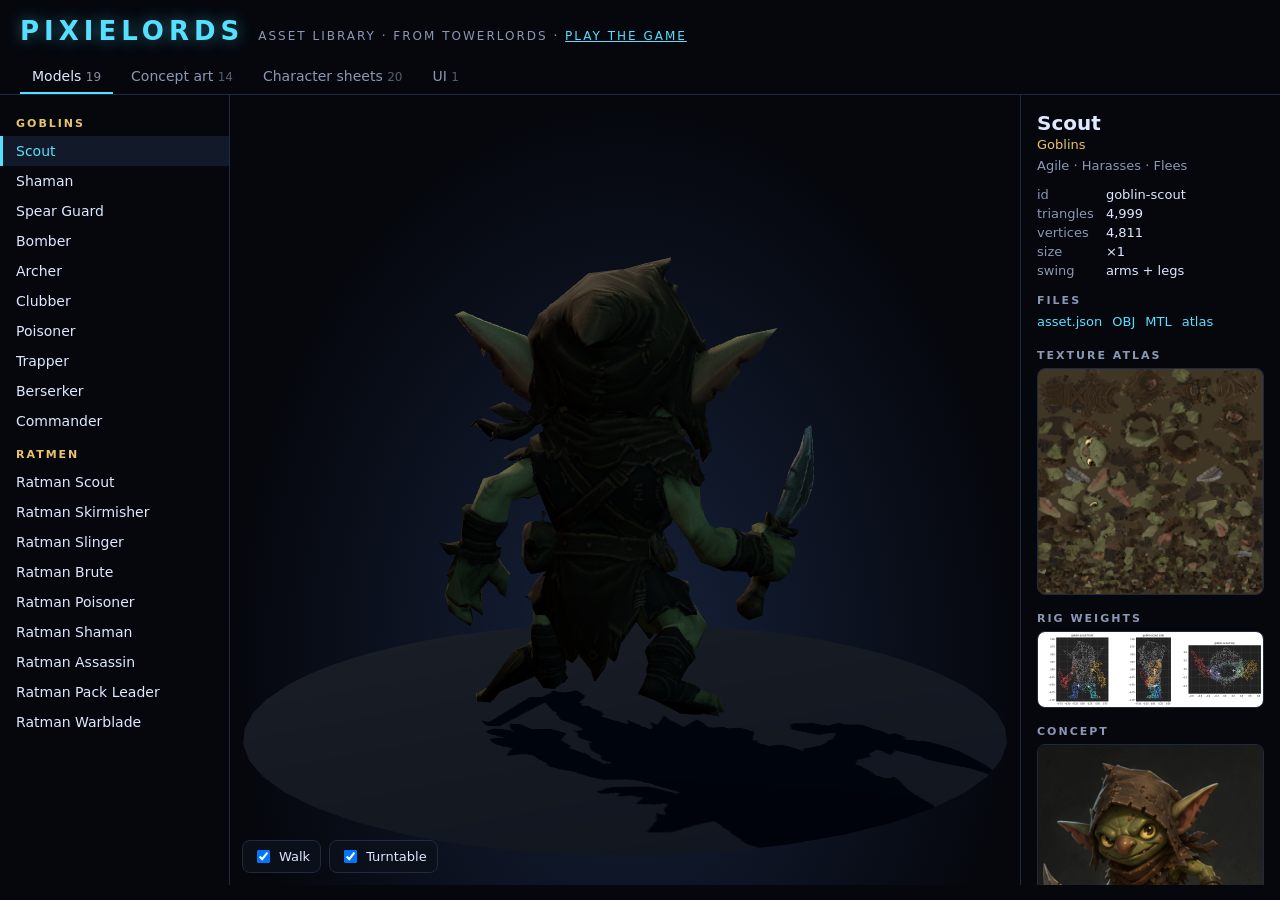
<file: library.html>
<!doctype html>
<html lang="en">
<head>
<meta charset="utf-8">
<meta name="viewport" content="width=device-width, initial-scale=1">
<title>PixieLords Asset Library</title>
<style>
  :root{
    --bg:#05070d; --panel:#0c111c; --panel2:#121a2a; --line:#1f2a40;
    --ink:#dfe8ff; --dim:#8b97b3; --accent:#56e0ff; --gold:#e8c46a;
  }
  *{box-sizing:border-box}
  html,body{margin:0;height:100%;background:var(--bg);color:var(--ink);font-family:system-ui,Segoe UI,Roboto,sans-serif}
  body{display:flex;flex-direction:column;min-height:100%}
  header{display:flex;align-items:baseline;gap:14px;flex-wrap:wrap;padding:16px 20px 0}
  h1{margin:0;font-size:26px;letter-spacing:5px;color:var(--accent);text-shadow:0 0 16px rgba(86,224,255,.45)}
  .sub{color:var(--dim);font-size:12px;letter-spacing:2px}
  nav{display:flex;gap:6px;padding:14px 20px 0;border-bottom:1px solid var(--line);overflow-x:auto}
  nav button{background:none;border:0;border-bottom:2px solid transparent;color:var(--dim);padding:8px 12px;font:inherit;font-size:14px;cursor:pointer;white-space:nowrap}
  nav button[aria-selected=true]{color:var(--ink);border-color:var(--accent)}
  nav button span{opacity:.6;font-size:12px}
  main{flex:1;min-height:0}
  section{display:none;height:100%}
  section.on{display:block}

  /* models */
  #models.on{display:grid;grid-template-columns:230px 1fr 260px;height:calc(100vh - 110px);min-height:420px}
  .list{border-right:1px solid var(--line);overflow-y:auto;padding:10px 0}
  .list h3{margin:12px 16px 6px;font-size:11px;letter-spacing:2px;color:var(--gold);text-transform:uppercase}
  .list button{display:block;width:100%;text-align:left;background:none;border:0;color:var(--ink);padding:7px 16px;font:inherit;font-size:14px;cursor:pointer}
  .list button:hover{background:var(--panel2)}
  .list button[aria-current=true]{background:var(--panel2);color:var(--accent);box-shadow:inset 3px 0 var(--accent)}
  .stage{position:relative;min-width:0;background:radial-gradient(ellipse at 50% 70%,#16213a 0,var(--bg) 70%)}
  .stage canvas{display:block;width:100%;height:100%;cursor:grab;touch-action:none}
  .stage canvas:active{cursor:grabbing}
  .toolbar{position:absolute;left:12px;bottom:12px;display:flex;gap:8px;flex-wrap:wrap}
  .toolbar label{display:flex;align-items:center;gap:6px;background:rgba(12,17,28,.85);border:1px solid var(--line);border-radius:8px;padding:6px 10px;font-size:13px;cursor:pointer}
  .status{position:absolute;inset:0;display:flex;align-items:center;justify-content:center;color:var(--dim);pointer-events:none;text-align:center;padding:20px}
  .info{border-left:1px solid var(--line);padding:16px;overflow-y:auto;font-size:14px}
  .info h2{margin:0 0 2px;font-size:20px}
  .info .role{color:var(--gold);font-size:13px}
  .info p{color:var(--dim);font-size:13px;margin:6px 0 14px}
  .info dl{display:grid;grid-template-columns:auto 1fr;gap:4px 12px;margin:0 0 16px;font-size:13px}
  .info dt{color:var(--dim)}
  .info dd{margin:0;font-variant-numeric:tabular-nums}
  .info h4{margin:14px 0 6px;font-size:11px;letter-spacing:2px;color:var(--dim);text-transform:uppercase}
  .info a{color:var(--accent);text-decoration:none;display:inline-block;margin:0 10px 6px 0;font-size:13px}
  .info a:hover{text-decoration:underline}
  .info img{width:100%;border-radius:8px;border:1px solid var(--line);background:#000;cursor:zoom-in}

  /* galleries */
  .grid{display:grid;grid-template-columns:repeat(auto-fill,minmax(260px,1fr));gap:14px;padding:18px 20px 40px}
  .card{background:var(--panel);border:1px solid var(--line);border-radius:10px;overflow:hidden;cursor:zoom-in;display:flex;flex-direction:column}
  .card:hover{border-color:var(--accent)}
  .card img{width:100%;aspect-ratio:3/2;object-fit:cover;background:#000;display:block}
  .card.tall img{aspect-ratio:3/4;object-fit:contain}
  .card .cap{padding:10px 12px;font-size:13px;line-height:1.4}
  .card .cap b{display:block;font-size:14px;margin-bottom:2px}
  .card .cap small{color:var(--dim)}

  #lightbox{position:fixed;inset:0;background:rgba(0,0,0,.92);display:none;align-items:center;justify-content:center;z-index:10;cursor:zoom-out;padding:16px}
  #lightbox.on{display:flex}
  #lightbox img{max-width:100%;max-height:100%;object-fit:contain}

  @media (max-width:860px){
    #models.on{grid-template-columns:1fr;grid-template-rows:auto 60vh auto;height:auto}
    .list{border-right:0;border-bottom:1px solid var(--line);display:flex;overflow-x:auto;overflow-y:hidden;padding:6px}
    .list h3{display:none}
    .list button{width:auto;white-space:nowrap;border-radius:6px}
    .list button[aria-current=true]{box-shadow:inset 0 -2px var(--accent)}
    .info{border-left:0;border-top:1px solid var(--line)}
    header,nav{padding-left:16px;padding-right:16px}
    .grid{padding:14px 16px 32px;grid-template-columns:1fr}
  }
</style>
<script type="importmap">{ "imports": { "three": "./vendor/three.module.js" } }</script>
</head>
<body>
<header>
  <h1>PIXIELORDS</h1>
  <div class="sub">ASSET LIBRARY · FROM TOWERLORDS · <a href="index.html" style="color:var(--accent)">PLAY THE GAME</a></div>
</header>
<nav role="tablist" id="tabs"></nav>
<main>
  <section id="models">
    <div class="list" id="modelList"></div>
    <div class="stage" id="stage">
      <canvas id="view"></canvas>
      <div class="status" id="status">Loading…</div>
      <div class="toolbar">
        <label><input type="checkbox" id="walk" checked> Walk</label>
        <label><input type="checkbox" id="spin" checked> Turntable</label>
      </div>
    </div>
    <aside class="info" id="info"></aside>
  </section>
  <section id="concept"><div class="grid" id="conceptGrid"></div></section>
  <section id="reference"><div class="grid" id="referenceGrid"></div></section>
  <section id="ui"><div class="grid" id="uiGrid"></div></section>
</main>
<div id="lightbox"><img alt=""></div>

<script type="module">
import * as THREE from 'three';
import { createModel, animateWalk } from './src/models3d.js';

const $ = id => document.getElementById(id);
const esc = s => String(s).replace(/[&<>"]/g, c => ({ '&': '&amp;', '<': '&lt;', '>': '&gt;', '"': '&quot;' }[c]));
const status = msg => { $('status').textContent = msg || ''; $('status').style.display = msg ? '' : 'none'; };

// ---------- lightbox
const lb = $('lightbox');
const openImage = (src, alt) => { lb.querySelector('img').src = src; lb.querySelector('img').alt = alt || ''; lb.classList.add('on'); };
lb.onclick = () => lb.classList.remove('on');
addEventListener('keydown', e => { if (e.key === 'Escape') lb.classList.remove('on'); });

// ---------- tabs
function tabs(defs) {
  const nav = $('tabs');
  const show = key => {
    for (const d of defs) { $(d.key).classList.toggle('on', d.key === key); nav.querySelector(`[data-k=${d.key}]`).setAttribute('aria-selected', d.key === key); }
    try { localStorage.setItem('pl-tab', key); } catch {}
    if (key === 'models') resize();
  };
  nav.innerHTML = defs.map(d => `<button role="tab" data-k="${d.key}">${esc(d.label)} <span>${d.count}</span></button>`).join('');
  nav.onclick = e => { const b = e.target.closest('button'); if (b) show(b.dataset.k); };
  let start = 'models'; try { start = localStorage.getItem('pl-tab') || start; } catch {}
  show(defs.some(d => d.key === start) ? start : 'models');
}

// ---------- galleries
function gallery(el, items, tall) {
  el.innerHTML = items.map((it, i) => `
    <div class="card${tall ? ' tall' : ''}" data-i="${i}">
      <img loading="lazy" src="${esc(it.file)}" alt="${esc(it.title)}">
      <div class="cap"><b>${esc(it.title)}</b>${it.description ? `<small>${esc(it.description)}</small>` : ''}</div>
    </div>`).join('');
  el.onclick = e => { const c = e.target.closest('.card'); if (c) { const it = items[+c.dataset.i]; openImage(it.file, it.title); } };
}

// ---------- 3D viewer
const canvas = $('view');
const renderer = new THREE.WebGLRenderer({ canvas, antialias: true, alpha: true });
renderer.setPixelRatio(Math.min(devicePixelRatio, 2));
renderer.outputColorSpace = THREE.SRGBColorSpace;
renderer.toneMapping = THREE.ACESFilmicToneMapping;
renderer.shadowMap.enabled = true;
const scene = new THREE.Scene();
const camera = new THREE.PerspectiveCamera(35, 1, .05, 100);
scene.add(new THREE.HemisphereLight(0xcfe0ff, 0x2a2018, 1.1));
const sun = new THREE.DirectionalLight(0xfff1dc, 2.2);
sun.position.set(2.5, 4, 3); sun.castShadow = true; sun.shadow.mapSize.set(1024, 1024);
Object.assign(sun.shadow.camera, { left: -2, right: 2, top: 2, bottom: -2 });
scene.add(sun);
const rim = new THREE.DirectionalLight(0x56e0ff, .8); rim.position.set(-3, 2, -3); scene.add(rim);
const floor = new THREE.Mesh(new THREE.CircleGeometry(1.6, 48), new THREE.MeshStandardMaterial({ color: 0x141c2c, roughness: 1 }));
floor.rotation.x = -Math.PI / 2; floor.receiveShadow = true; scene.add(floor);
const pivot = new THREE.Group(); scene.add(pivot);

let current = null, yaw = .5, pitch = .12, dist = 3.4, token = 0;
function frame(model) {
  const box = new THREE.Box3().setFromObject(model.userData.mesh);
  const h = Math.max(box.max.y, .5);
  camera.userData.target = new THREE.Vector3(0, h * .5, 0);
  dist = h * 2.4 + .8;
}
function place() {
  const t = camera.userData.target || new THREE.Vector3(0, .5, 0);
  camera.position.set(t.x + Math.sin(yaw) * Math.cos(pitch) * dist, t.y + Math.sin(pitch) * dist, t.z + Math.cos(yaw) * Math.cos(pitch) * dist);
  camera.lookAt(t);
}
function resize() {
  const r = canvas.parentElement.getBoundingClientRect();
  if (!r.width || !r.height) return;
  renderer.setSize(r.width, r.height, false);
  camera.aspect = r.width / r.height; camera.updateProjectionMatrix();
}
new ResizeObserver(resize).observe(canvas.parentElement);

let drag = null;
canvas.addEventListener('pointerdown', e => { drag = { x: e.clientX, y: e.clientY }; canvas.setPointerCapture(e.pointerId); $('spin').checked = false; });
canvas.addEventListener('pointermove', e => {
  if (!drag) return;
  yaw -= (e.clientX - drag.x) * .01; pitch = Math.max(-.2, Math.min(1.2, pitch + (e.clientY - drag.y) * .006));
  drag = { x: e.clientX, y: e.clientY };
});
canvas.addEventListener('pointerup', () => drag = null);
canvas.addEventListener('wheel', e => { e.preventDefault(); dist = Math.max(1, Math.min(10, dist * (1 + Math.sign(e.deltaY) * .1))); }, { passive: false });

const clock = new THREE.Clock();
renderer.setAnimationLoop(() => {
  const dt = clock.getDelta(), t = clock.elapsedTime;
  if ($('spin').checked) yaw += dt * .5;
  if (current) animateWalk(current, t, $('walk').checked ? 1 : 0);
  place();
  if ($('models').classList.contains('on')) renderer.render(scene, camera);
});

async function showModel(m, button) {
  const my = ++token;
  for (const b of $('modelList').querySelectorAll('button')) b.setAttribute('aria-current', b === button);
  try { localStorage.setItem('pl-model', m.id); } catch {}
  status('Loading ' + m.name + '…');
  renderInfo(m);
  try {
    const model = await createModel(m.id);
    if (my !== token) return;
    if (current) pivot.remove(current);
    current = model; pivot.add(model); frame(model);
    status('');
  } catch (err) {
    if (my !== token) return;
    console.error(err);
    status(location.protocol === 'file:'
      ? 'Models load over HTTP. Run "python3 -m http.server" in the repo and open http://localhost:8000'
      : 'Could not load ' + m.id + ': ' + err.message);
  }
}

function renderInfo(m) {
  const f = m.files, swing = [m.rig.arms && 'arms', m.rig.legs && 'legs'].filter(Boolean).join(' + ') || 'body bob only';
  $('info').innerHTML = `
    <h2>${esc(m.name)}</h2>
    <div class="role">${esc(m.familyName)}${m.class ? ' · ' + esc(m.class) : ''}</div>
    <p>${m.traits.map(esc).join(' · ')}</p>
    <dl>
      <dt>id</dt><dd>${esc(m.id)}</dd>
      <dt>triangles</dt><dd>${m.triangles.toLocaleString()}</dd>
      <dt>vertices</dt><dd>${m.vertices.toLocaleString()}</dd>
      <dt>size</dt><dd>×${m.size}</dd>
      <dt>swing</dt><dd>${esc(swing)}</dd>
    </dl>
    <h4>Files</h4>
    <a href="${esc(f.asset)}" download>asset.json</a><a href="${esc(f.obj)}" download>OBJ</a><a href="${esc(f.mtl)}" download>MTL</a><a href="${esc(f.atlas)}" download>atlas</a>
    <h4>Texture atlas</h4>
    <img loading="lazy" src="${esc(f.atlas)}" alt="${esc(m.name)} texture atlas" data-zoom>
    <h4>Rig weights</h4>
    <img loading="lazy" src="${esc(f.rig)}" alt="${esc(m.name)} rig weights" data-zoom>
    ${m.reference ? `<h4>Concept</h4><img loading="lazy" src="${esc(m.reference)}" alt="${esc(m.name)} concept" data-zoom>` : ''}`;
}
$('info').onclick = e => { const img = e.target.closest('[data-zoom]'); if (img) openImage(img.src, img.alt); };

// ---------- boot
const manifest = await fetch('assets/manifest.json').then(r => r.json()).catch(() => null);
if (!manifest) {
  status('Open this page over HTTP: run "python3 -m http.server" in the repo, then visit http://localhost:8000');
  tabs([{ key: 'models', label: 'Models', count: '' }]);
} else {
  const fam = manifest.families;
  const list = $('modelList');
  for (const [key, f] of Object.entries(fam)) {
    list.insertAdjacentHTML('beforeend', `<h3>${esc(f.name)}</h3>`);
    for (const m of manifest.models.filter(m => m.family === key)) {
      m.familyName = f.name;
      const b = document.createElement('button'); b.textContent = m.name; b.onclick = () => showModel(m, b);
      list.appendChild(b); m.button = b;
    }
  }
  gallery($('conceptGrid'), manifest.concept);
  gallery($('referenceGrid'), manifest.reference, true);
  gallery($('uiGrid'), manifest.ui);
  tabs([
    { key: 'models', label: 'Models', count: manifest.models.length },
    { key: 'concept', label: 'Concept art', count: manifest.concept.length },
    { key: 'reference', label: 'Character sheets', count: manifest.reference.length },
    { key: 'ui', label: 'UI', count: manifest.ui.length },
  ]);
  let startId = manifest.models[0].id; try { startId = localStorage.getItem('pl-model') || startId; } catch {}
  const start = manifest.models.find(m => m.id === startId) || manifest.models[0];
  showModel(start, start.button);
}
</script>
</body>
</html>
</file>
